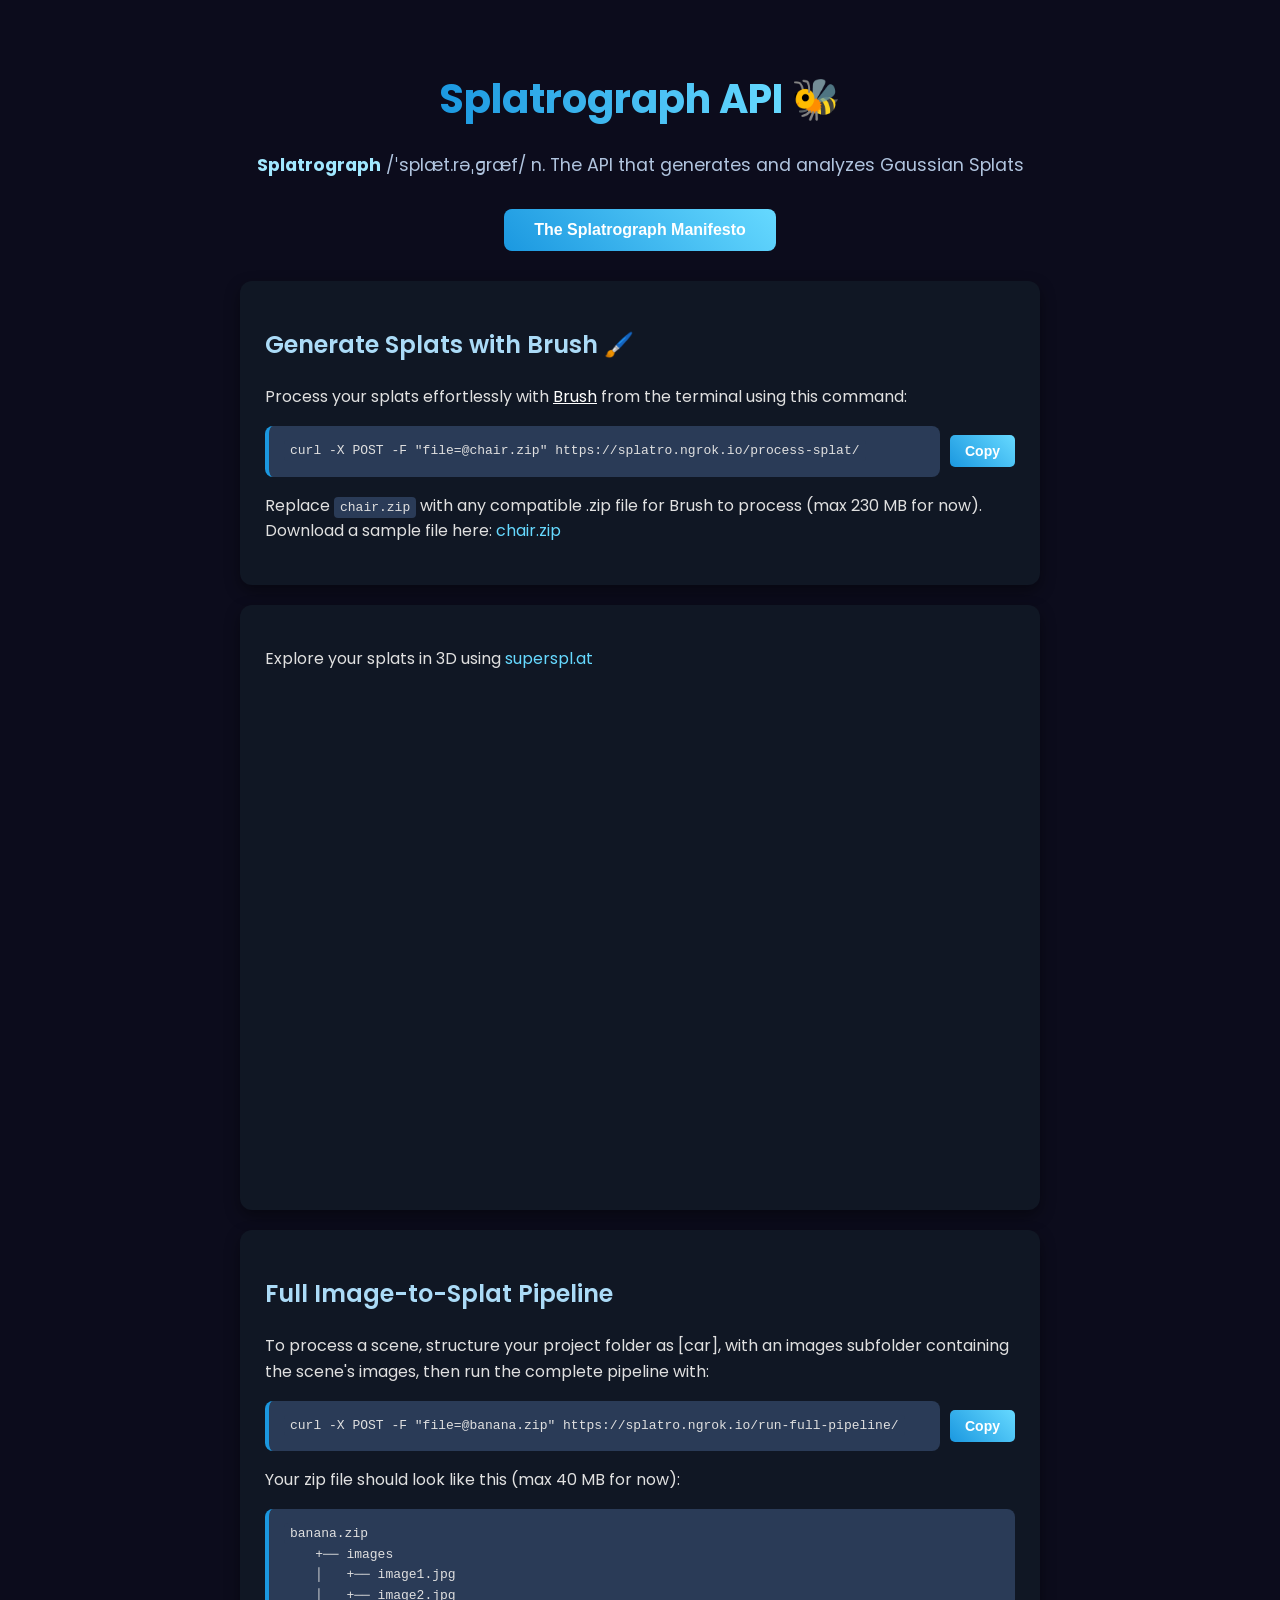
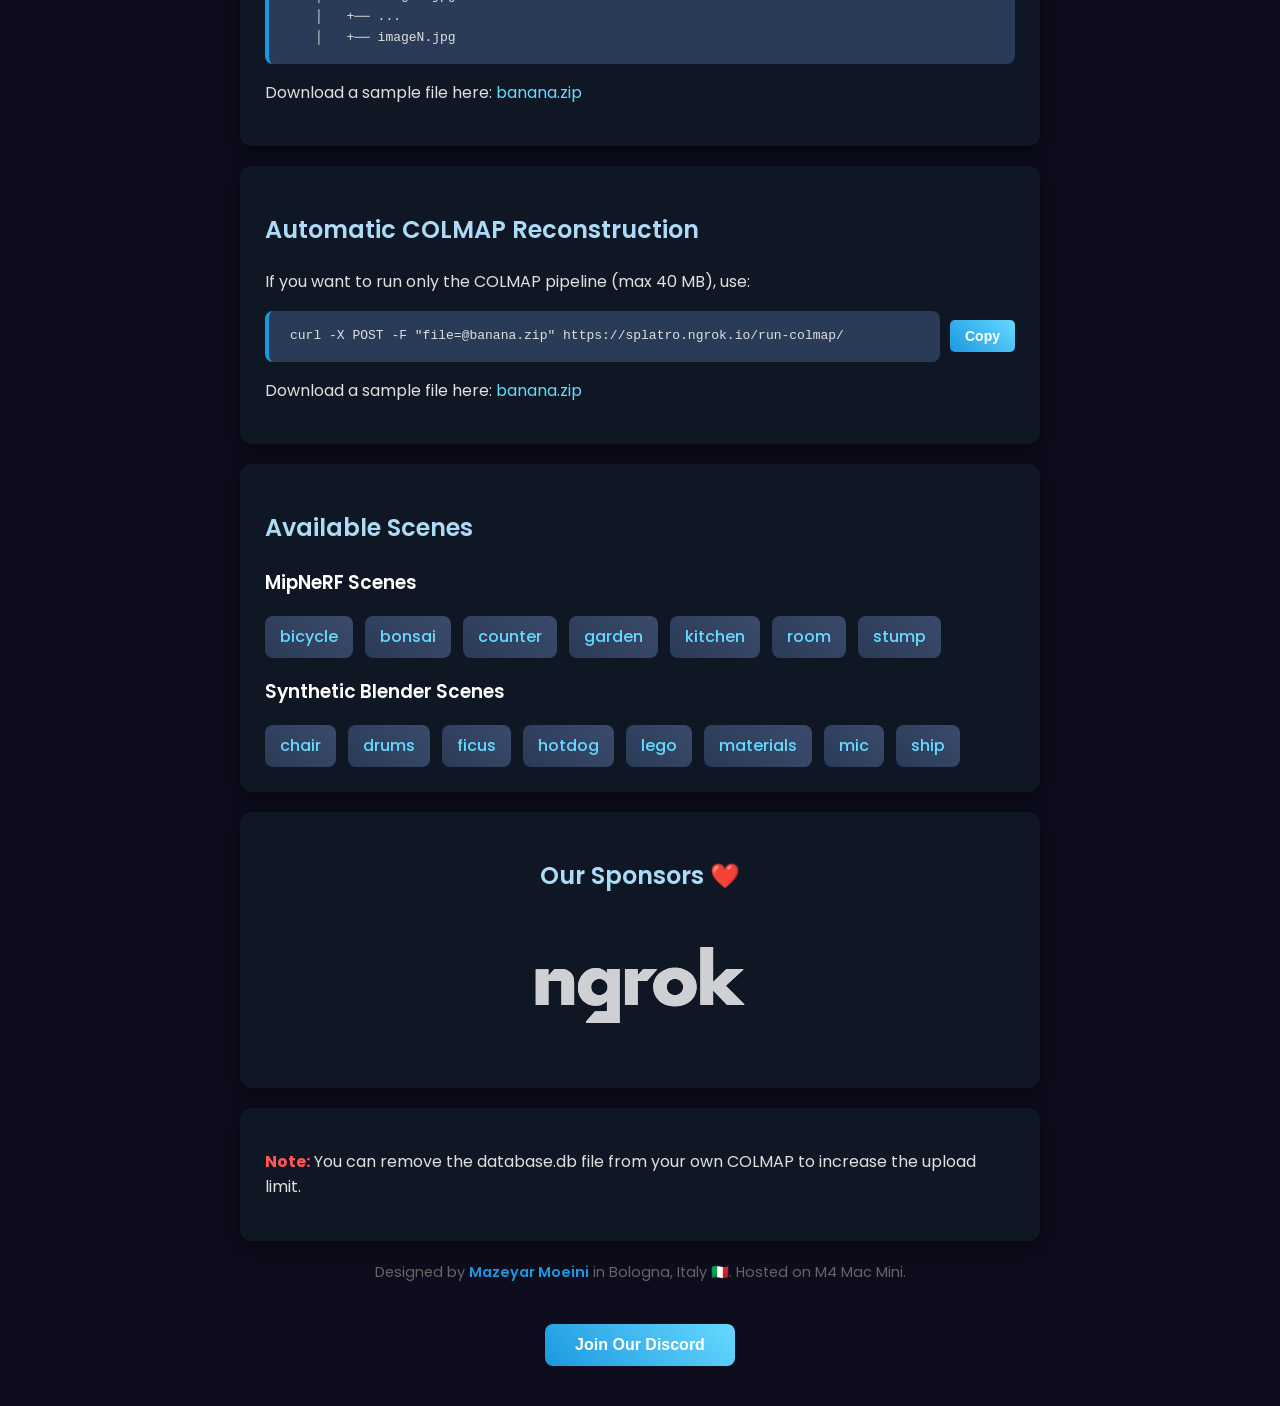
<file: index.html>
<!DOCTYPE html>
<html lang="en">
<head>
    <meta charset="UTF-8">
    <meta name="viewport" content="width=device-width, initial-scale=1.0">
    <title>Splatrograph API</title>
    <link rel="icon" href="data:image/svg+xml,<svg xmlns='http://www.w3.org/2000/svg' viewBox='0 0 100 100'><text y='.9em' font-size='90'>🐝</text></svg>">
    <link href="https://fonts.googleapis.com/css2?family=Poppins:wght@400;600;700&display=swap" rel="stylesheet">
    <link rel="stylesheet" href="styles.css">
</head>
<body>
    <h1><span class="gradient-text">Splatrograph API</span> 🐝</h1>
    
    <div class="intro">
        <p><span class="title-word">Splatrograph</span>
            /ˈsplæt.rəˌɡræf/
            n.
            The API that generates and analyzes Gaussian Splats</p>
    </div>

    <div class="button-container" style="margin-top: 0; margin-bottom: 30px;">
        <button class="action-btn" onclick="window.location.href='manifesto.html'">The Splatrograph Manifesto</button>
    </div>

    <div class="section">
        <h2>Generate Splats with Brush 🖌️</h2>
        <p>Process your splats effortlessly with <a href="https://github.com/ArthurBrussee/brush" target="_blank" class="brush-link">Brush</a> from the terminal using this command:</p>
        <div class="command-container">
            <pre><code id="cmd1">curl -X POST -F "file=@chair.zip" https://splatro.ngrok.io/process-splat/</code></pre>
            <button class="copy-btn" onclick="copyText('cmd1')">Copy</button>
        </div>
        <p>Replace <code>chair.zip</code> with any compatible .zip file for Brush to process (max 230 MB for now). Download a sample file here: <a href="https://drive.google.com/file/d/1EUcmoo5c2Ab9SiyWc8dZxbOxkEKWTU4C/view" target="_blank">chair.zip</a></p>
    </div>

    <div class="section">
        <p>Explore your splats in 3D using <a href="https://superspl.at/editor" target="_blank">superspl.at</a></p>
        <iframe id="viewer" allow="fullscreen; xr-spatial-tracking" src="https://superspl.at/s?id=87fba4ed"></iframe>
    </div>

    <div class="section">
        <h2>Full Image-to-Splat Pipeline</h2>
        <p>To process a scene, structure your project folder as [car], with an images subfolder containing the scene's images, then run the complete pipeline with:</p>
        <div class="command-container">
            <pre><code id="cmd2">curl -X POST -F "file=@banana.zip" https://splatro.ngrok.io/run-full-pipeline/</code></pre>
            <button class="copy-btn" onclick="copyText('cmd2')">Copy</button>
        </div>
        <p>Your zip file should look like this (max 40 MB for now):
        <pre><code id="cmd2">banana.zip
    +── images
    │   +── image1.jpg
    │   +── image2.jpg
    │   +── ...
    │   +── imageN.jpg</code></pre>
        </p>
        <p>Download a sample file here: <a href="https://drive.google.com/file/d/1WlgpoZLZzqxOBjWntnrzRhsB29WR8JKP/view?usp=sharing" target="_blank">banana.zip</a></p>
    </div>

    <div class="section">
        <h2>Automatic COLMAP Reconstruction</h2>
        <p>If you want to run only the COLMAP pipeline (max 40 MB), use:</p>
        <div class="command-container">
            <pre><code id="cmd3">curl -X POST -F "file=@banana.zip" https://splatro.ngrok.io/run-colmap/</code></pre>
            <button class="copy-btn" onclick="copyText('cmd3')">Copy</button>
        </div>
        <p>Download a sample file here: <a href="https://drive.google.com/file/d/1WlgpoZLZzqxOBjWntnrzRhsB29WR8JKP/view?usp=sharing" target="_blank">banana.zip</a></p>
    </div>

    <div class="section">
        <h2>Available Scenes</h2>
        <h3>MipNeRF Scenes</h3>
        <div class="scene-list">
            <div class="scene-btn"><a href="https://drive.google.com/file/d/1LawlC-YjHSMl5rwRmEOMQEbJUioaYI5p/view" target="_blank">bicycle</a></div>
            <div class="scene-btn"><a href="https://drive.google.com/file/d/1IWhmM49q_pfUZzJhA_vXv4POBODSAh32/view" target="_blank">bonsai</a></div>
            <div class="scene-btn"><a href="https://drive.google.com/file/d/1564FHRsObZDGUlRx4RTFBTCi8jDPzTjj/view" target="_blank">counter</a></div>
            <div class="scene-btn"><a href="https://drive.google.com/file/d/1WROBCrVu3YqA60mbRGmSRYXOJB4N5KAk/view" target="_blank">garden</a></div>
            <div class="scene-btn"><a href="https://drive.google.com/file/d/1VSJM4b3pcQYiZj4xWSIIzHhwbzMcFWZv/view" target="_blank">kitchen</a></div>
            <div class="scene-btn"><a href="https://drive.google.com/file/d/1ieRBqlouADIAbCy8ryjI7M2PsfSNR23u/view" target="_blank">room</a></div>
            <div class="scene-btn"><a href="https://drive.google.com/file/d/1noPG4AowuT__xFV4uHODzOW7te9Kbb-T/view" target="_blank">stump</a></div>
        </div>
        <h3>Synthetic Blender Scenes</h3>
        <div class="scene-list">
            <div class="scene-btn"><a href="https://drive.google.com/file/d/1EUcmoo5c2Ab9SiyWc8dZxbOxkEKWTU4C/view" target="_blank">chair</a></div>
            <div class="scene-btn"><a href="https://drive.google.com/file/d/1UpBQoUJ9ShKgsyM7WaPy0a6qqtUMSOCx/view" target="_blank">drums</a></div>
            <div class="scene-btn"><a href="https://drive.google.com/file/d/1hwE1z0GSRHfMGXx3TyhuyqT-pDReeRik/view" target="_blank">ficus</a></div>
            <div class="scene-btn"><a href="https://drive.google.com/file/d/1EtIyCOyFAbTKHlMvNSwCFr5C1peyI107/view" target="_blank">hotdog</a></div>
            <div class="scene-btn"><a href="https://drive.google.com/file/d/16TY5KxWUq7OzjkkLDBGNKZ0P5Laf-oaL/view" target="_blank">lego</a></div>
            <div class="scene-btn"><a href="https://drive.google.com/file/d/1MWxV_NReK-UW4zKMbDIxQNiPwALZGSpd/view" target="_blank">materials</a></div>
            <div class="scene-btn"><a href="https://drive.google.com/file/d/1s1PpJe71OECKnrUeNVdzjhKk-JXKlngI/view" target="_blank">mic</a></div>
            <div class="scene-btn"><a href="https://drive.google.com/file/d/1Wvne6m7voRj8LvSosvq9vKMp8UYMCrER/view" target="_blank">ship</a></div>
        </div>
    </div>

    <div class="section sponsors-section">
        <h2>Our Sponsors ❤️</h2>
        <div class="sponsors-container">
            <a href="https://ngrok.com" target="_blank" class="sponsor-logo">
                <img src="ngrok-blue.svg" alt="ngrok logo" height="100">
            </a>
        </div>
    </div>

    <div class="section">
        <p><span class="highlight">Note:</span> You can remove the database.db file from your own COLMAP to increase the upload limit.</p>
    </div>
    <div class="hosting-info">Designed by <a href="https://www.linkedin.com/in/mazeyar-moeini-feizabadi-155180199/" target="_blank">Mazeyar Moeini</a> in Bologna, Italy 🇮🇹. Hosted on M4 Mac Mini.</div>
    <div class="button-container">
        <!-- <button class="action-btn" onclick="window.open('https://github.com', '_blank')">View on GitHub</button> -->
        <button class="action-btn" onclick="window.open('https://discord.gg/NqwTqVYVmj', '_blank')">Join Our Discord</button>
        <!-- <button class="action-btn" onclick="window.open('https://example.com/docs', '_blank')">Read the Docs</button> -->
    </div>

    <script src="script.js"></script>
</body>
</html>
</file>
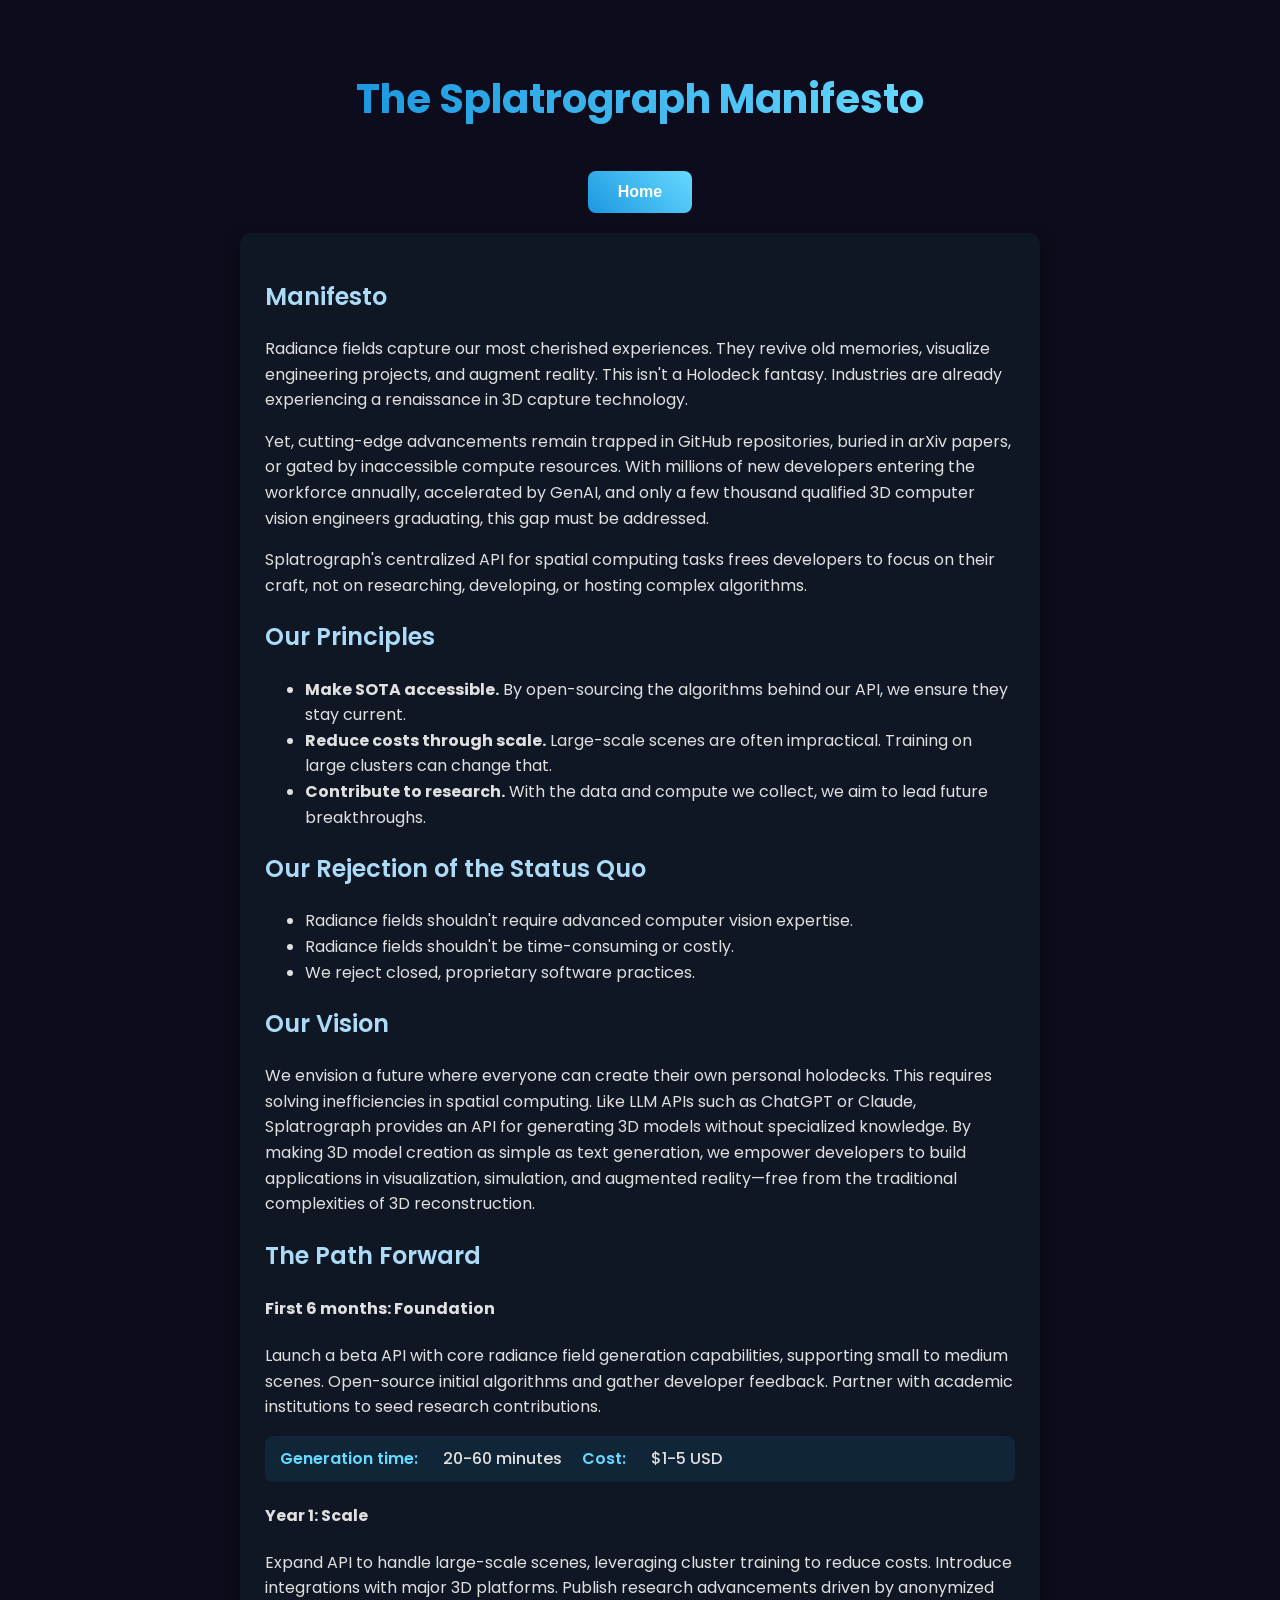
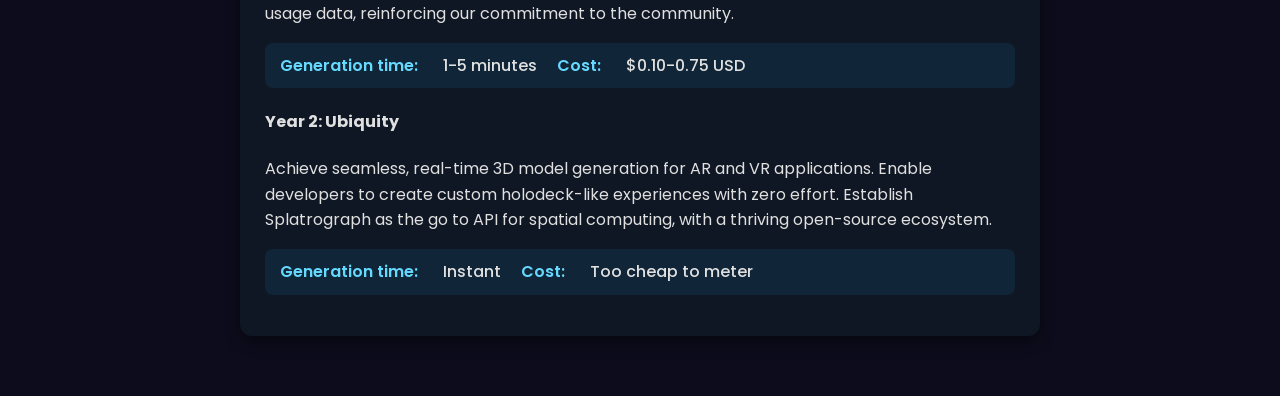
<file: manifesto.html>
<!DOCTYPE html>
<html lang="en">
<head>
    <meta charset="UTF-8">
    <meta name="viewport" content="width=device-width, initial-scale=1.0">
    <title>Splatrograph Manifesto</title>
    <link rel="icon" href="data:image/svg+xml,<svg xmlns='http://www.w3.org/2000/svg' viewBox='0 0 100 100'><text y='.9em' font-size='90'>🐝</text></svg>">
    <link href="https://fonts.googleapis.com/css2?family=Poppins:wght@400;600;700&display=swap" rel="stylesheet">
    <link rel="stylesheet" href="styles.css">
</head>
<body>
    <h1><span class="gradient-text">The Splatrograph Manifesto</span></h1>

    <div class="button-container">
        <button class="action-btn" onclick="window.location.href='index.html'">Home</button>
    </div>

    <div class="section">
        <h2>Manifesto</h2>
        <p>
            Radiance fields capture our most cherished experiences. They revive old memories, visualize engineering projects, and augment reality. This isn't a Holodeck fantasy. Industries are already experiencing a renaissance in 3D capture technology.
        </p>
        <p>
            Yet, cutting-edge advancements remain trapped in GitHub repositories, buried in arXiv papers, or gated by inaccessible compute resources. With millions of new developers entering the workforce annually, accelerated by GenAI, and only a few thousand qualified 3D computer vision engineers graduating, this gap must be addressed.
        </p>
        <p>
            Splatrograph's centralized API for spatial computing tasks frees developers to focus on their craft, not on researching, developing, or hosting complex algorithms.
        </p>

        <h2>Our Principles</h2>
        <ul>
            <li><strong>Make SOTA accessible.</strong> By open-sourcing the algorithms behind our API, we ensure they stay current.</li>
            <li><strong>Reduce costs through scale.</strong> Large-scale scenes are often impractical. Training on large clusters can change that.</li>
            <li><strong>Contribute to research.</strong> With the data and compute we collect, we aim to lead future breakthroughs.</li>
        </ul>

        <h2>Our Rejection of the Status Quo</h2>
        <ul>
            <li>Radiance fields shouldn't require advanced computer vision expertise.</li>
            <li>Radiance fields shouldn't be time-consuming or costly.</li>
            <li>We reject closed, proprietary software practices.</li>
        </ul>

        <h2>Our Vision</h2>
        <p>
            We envision a future where everyone can create their own personal holodecks. This requires solving inefficiencies in spatial computing. Like LLM APIs such as ChatGPT or Claude, Splatrograph provides an API for generating 3D models without specialized knowledge. By making 3D model creation as simple as text generation, we empower developers to build applications in visualization, simulation, and augmented reality—free from the traditional complexities of 3D reconstruction.
        </p>

        <h2>The Path Forward</h2>
        
        <h4>First 6 months: Foundation</h4>
        <p>
            Launch a beta API with core radiance field generation capabilities, supporting small to medium scenes. Open-source initial algorithms and gather developer feedback. Partner with academic institutions to seed research contributions.
        </p>
        <p class="metrics">
            <span class="metric-label">Generation time:</span> <span class="metric-value">20-60 minutes</span>
            <span class="metric-label">Cost:</span> <span class="metric-value">$1-5 USD</span>
        </p>
        <h4>Year 1: Scale</h4>
        <p>
            Expand API to handle large-scale scenes, leveraging cluster training to reduce costs. Introduce integrations with major 3D platforms. Publish research advancements driven by anonymized usage data, reinforcing our commitment to the community.
        </p>
        <p class="metrics">
            <span class="metric-label">Generation time:</span> <span class="metric-value">1-5 minutes</span>
            <span class="metric-label">Cost:</span> <span class="metric-value">$0.10-0.75 USD</span>
        </p>
        <h4>Year 2: Ubiquity</h4>
        <p>
            Achieve seamless, real-time 3D model generation for AR and VR applications. Enable developers to create custom holodeck-like experiences with zero effort. Establish Splatrograph as the go to API for spatial computing, with a thriving open-source ecosystem.
        </p>
        <p class="metrics">
            <span class="metric-label">Generation time:</span> <span class="metric-value">Instant</span>
            <span class="metric-label">Cost:</span> <span class="metric-value">Too cheap to meter</span>
        </p>
    </div>

    

    <script src="script.js"></script> 
</body>
</html>
</file>
<file: styles.css>
body {
    font-family: 'Poppins', Arial, sans-serif;
    max-width: 900px;
    margin: 0 auto;
    padding: 40px 20px;
    line-height: 1.6;
    background: #0c0c1c;
    color: #e0e0e0;
}

h1 {
    color: #abdbf7;
    text-align: center;
    font-size: 2.5em;
    margin-bottom: 20px;
}

h1 .gradient-text {
    background: linear-gradient(90deg, #1b98e0, #66d9ff);
    -webkit-background-clip: text;
    -webkit-text-fill-color: transparent;
}

h2 {
    color: #abdbf7;
    font-weight: 600;
}

h3 {
    color: #ffffff;
    font-weight: 600;
}

.section {
    background: #101724;
    padding: 25px;
    border-radius: 12px;
    margin: 20px auto;
    box-shadow: 0 6px 15px rgba(0, 0, 0, 0.4);
    transition: transform 0.3s ease;
    width: 85%;
    max-width: 750px;
}

.section:hover {
    transform: translateY(-5px);
}

code {
    background: #2a3b57;
    padding: 3px 6px;
    border-radius: 4px;
    color: #e0e0e0;
}

pre {
    background: #2a3b57;
    padding: 15px;
    border-radius: 8px;
    overflow-x: auto;
    position: relative;
    width: 100%;
    box-sizing: border-box;
    border-left: 4px solid #1b98e0;
}

.command-container {
    display: flex;
    align-items: center;
    position: relative;
    width: 100%;
}

.command-container pre {
    flex-grow: 1;
    margin: 0;
}

.copy-btn {
    margin-left: 10px;
    background: linear-gradient(45deg, #1b98e0, #66d9ff);
    color: #fff;
    border: none;
    padding: 8px 15px;
    border-radius: 5px;
    cursor: pointer;
    font-size: 14px;
    font-weight: 600;
    transition: transform 0.2s, box-shadow 0.2s;
}

.copy-btn:hover {
    transform: scale(1.05);
    box-shadow: 0 2px 8px rgba(27, 152, 224, 0.5);
}

.highlight {
    color: #ff5555;
    font-weight: bold;
}

a {
    color: #66d9ff;
    text-decoration: none;
}

a:hover {
    text-decoration: underline;
}

.button-container {
    text-align: center;
    margin-top: 40px;
}

.action-btn {
    background: linear-gradient(45deg, #1b98e0, #66d9ff);
    color: #fff;
    border: none;
    padding: 12px 30px;
    border-radius: 8px;
    margin: 0 10px;
    cursor: pointer;
    font-size: 16px;
    font-weight: 600;
    transition: transform 0.2s, box-shadow 0.2s;
}

.action-btn:hover {
    transform: scale(1.05);
    box-shadow: 0 4px 12px rgba(27, 152, 224, 0.5);
}

.scene-list {
    display: flex;
    flex-wrap: wrap;
    gap: 12px;
}

.scene-btn {
    background: linear-gradient(45deg, #2a3b57, #3b4a6b);
    padding: 8px 15px;
    border-radius: 8px;
    text-align: center;
    transition: transform 0.2s, box-shadow 0.2s;
}

.scene-btn a {
    color: #66d9ff;
    display: block;
    width: 100%;
    height: 100%;
    font-weight: 500;
}

.scene-btn:hover {
    transform: scale(1.05);
    box-shadow: 0 2px 8px rgba(27, 152, 224, 0.3);
}

.intro {
    text-align: center;
    margin-bottom: 30px;
}

.intro p {
    font-size: 1.1em;
    color: #b0c4de;
}

.sponsors-section {
    text-align: center;
}

.sponsors-container {
    display: flex;
    justify-content: center;
    align-items: center;
    padding: 20px 0;
}

.sponsor-logo {
    transition: transform 0.3s ease;
}

.sponsor-logo:hover {
    transform: scale(1.05);
}

.sponsor-logo img {
    filter: brightness(0) invert(1);
    opacity: 0.8;
    transition: opacity 0.3s ease;
}

.sponsor-logo:hover img {
    opacity: 1;
}

.hosting-info {
    text-align: center;
    font-size: 0.9em;
    color: #666;
    margin: 20px 0;
}

.hosting-info a {
    color: #1b98e0;
    font-weight: 600;
    transition: color 0.3s ease;
}

.hosting-info a:hover {
    color: #66d9ff;
    text-decoration: none;
}

.title-word {
    color: #a1e8ff;
    font-weight: bold;
}

.brush-link {
    text-decoration: underline;
    color: #ffffff;
}

.brush-link:hover {
    color: #a1e8ff;
}

#viewer {
    width: 745px;
    height: 450px;
    border: none;
    border-radius: 8px;
    margin: 20px 0;
}

@media screen and (max-width: 768px) {
    #viewer {
        width: 100%;
        height: 300px;
    }
}

.metrics {
    display: flex;
    flex-wrap: wrap;
    gap: 20px;
    margin-top: 5px;
    background: rgba(27, 152, 224, 0.1);
    padding: 10px 15px;
    border-radius: 8px;
    justify-content: flex-start;
}

.metric-label {
    font-weight: 600;
    color: #66d9ff;
}

.metric-value {
    font-weight: 500;
    margin-left: 5px;
}
</file>
